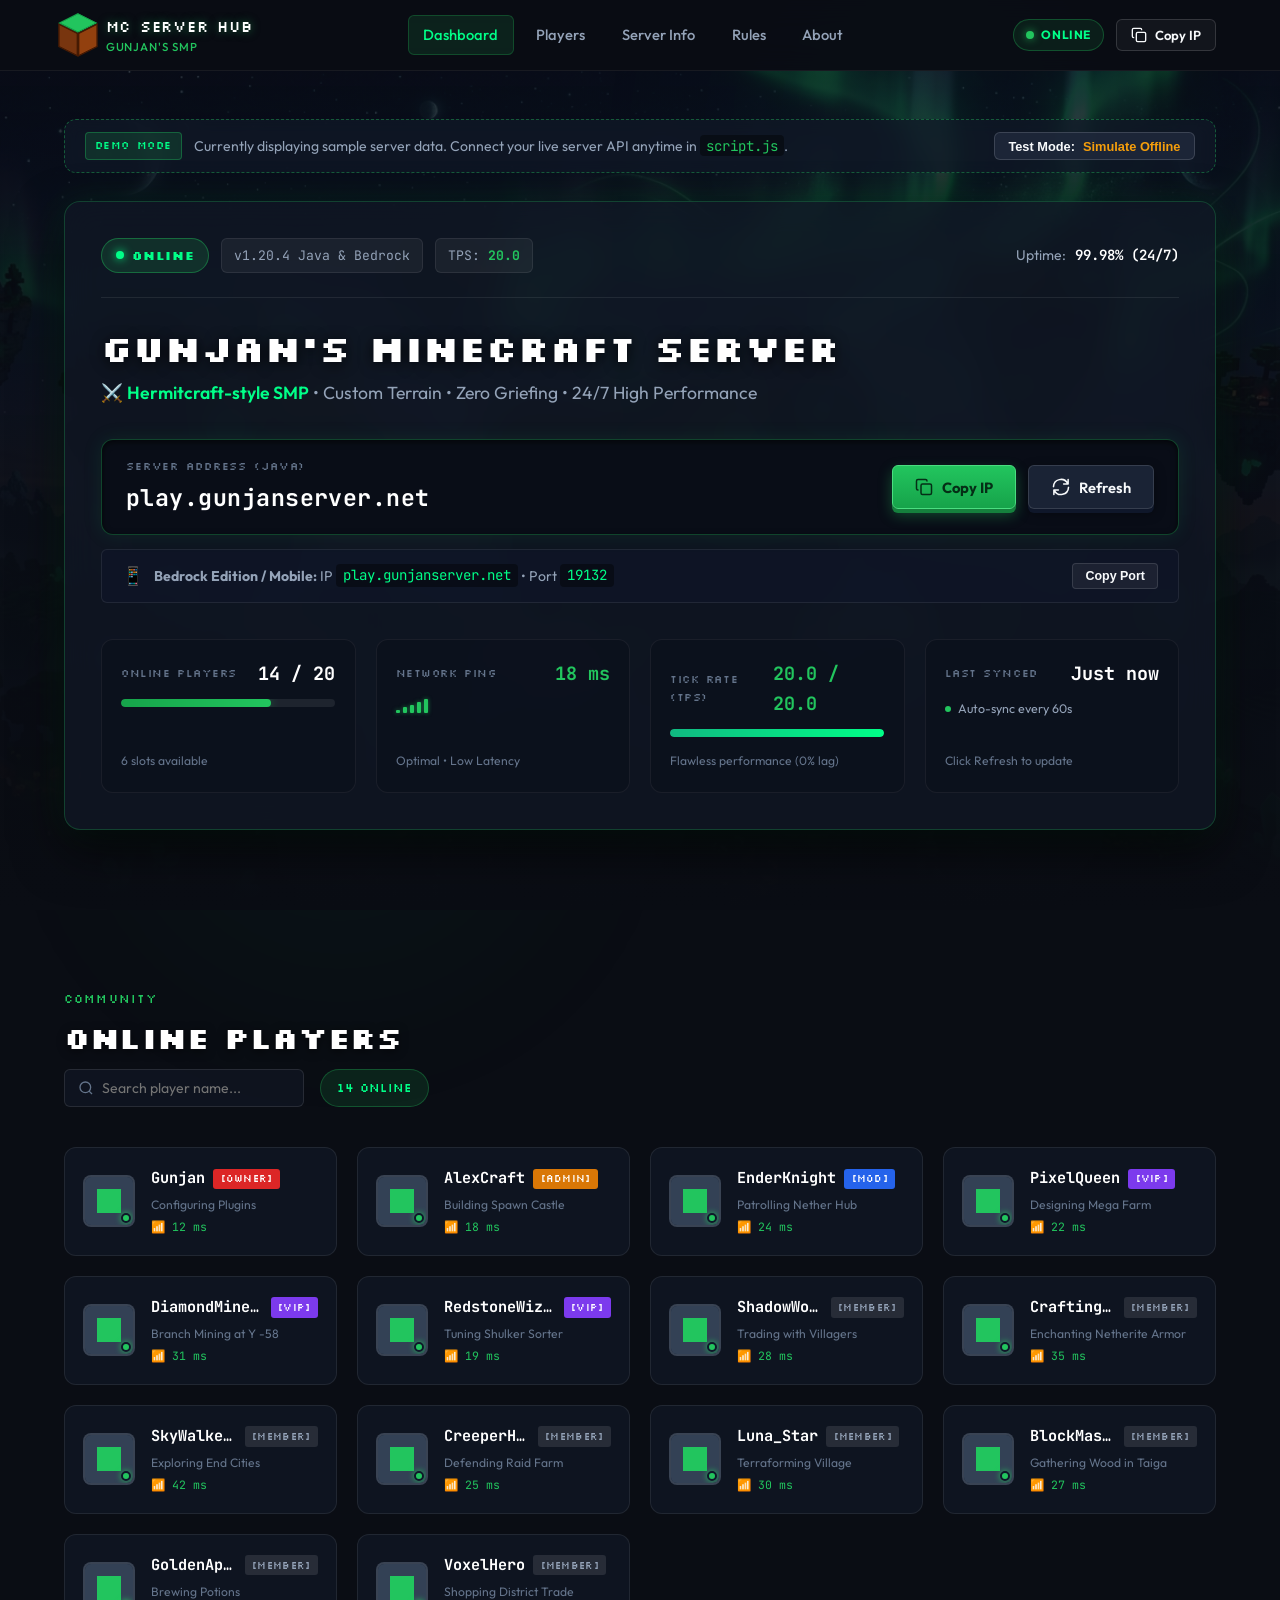
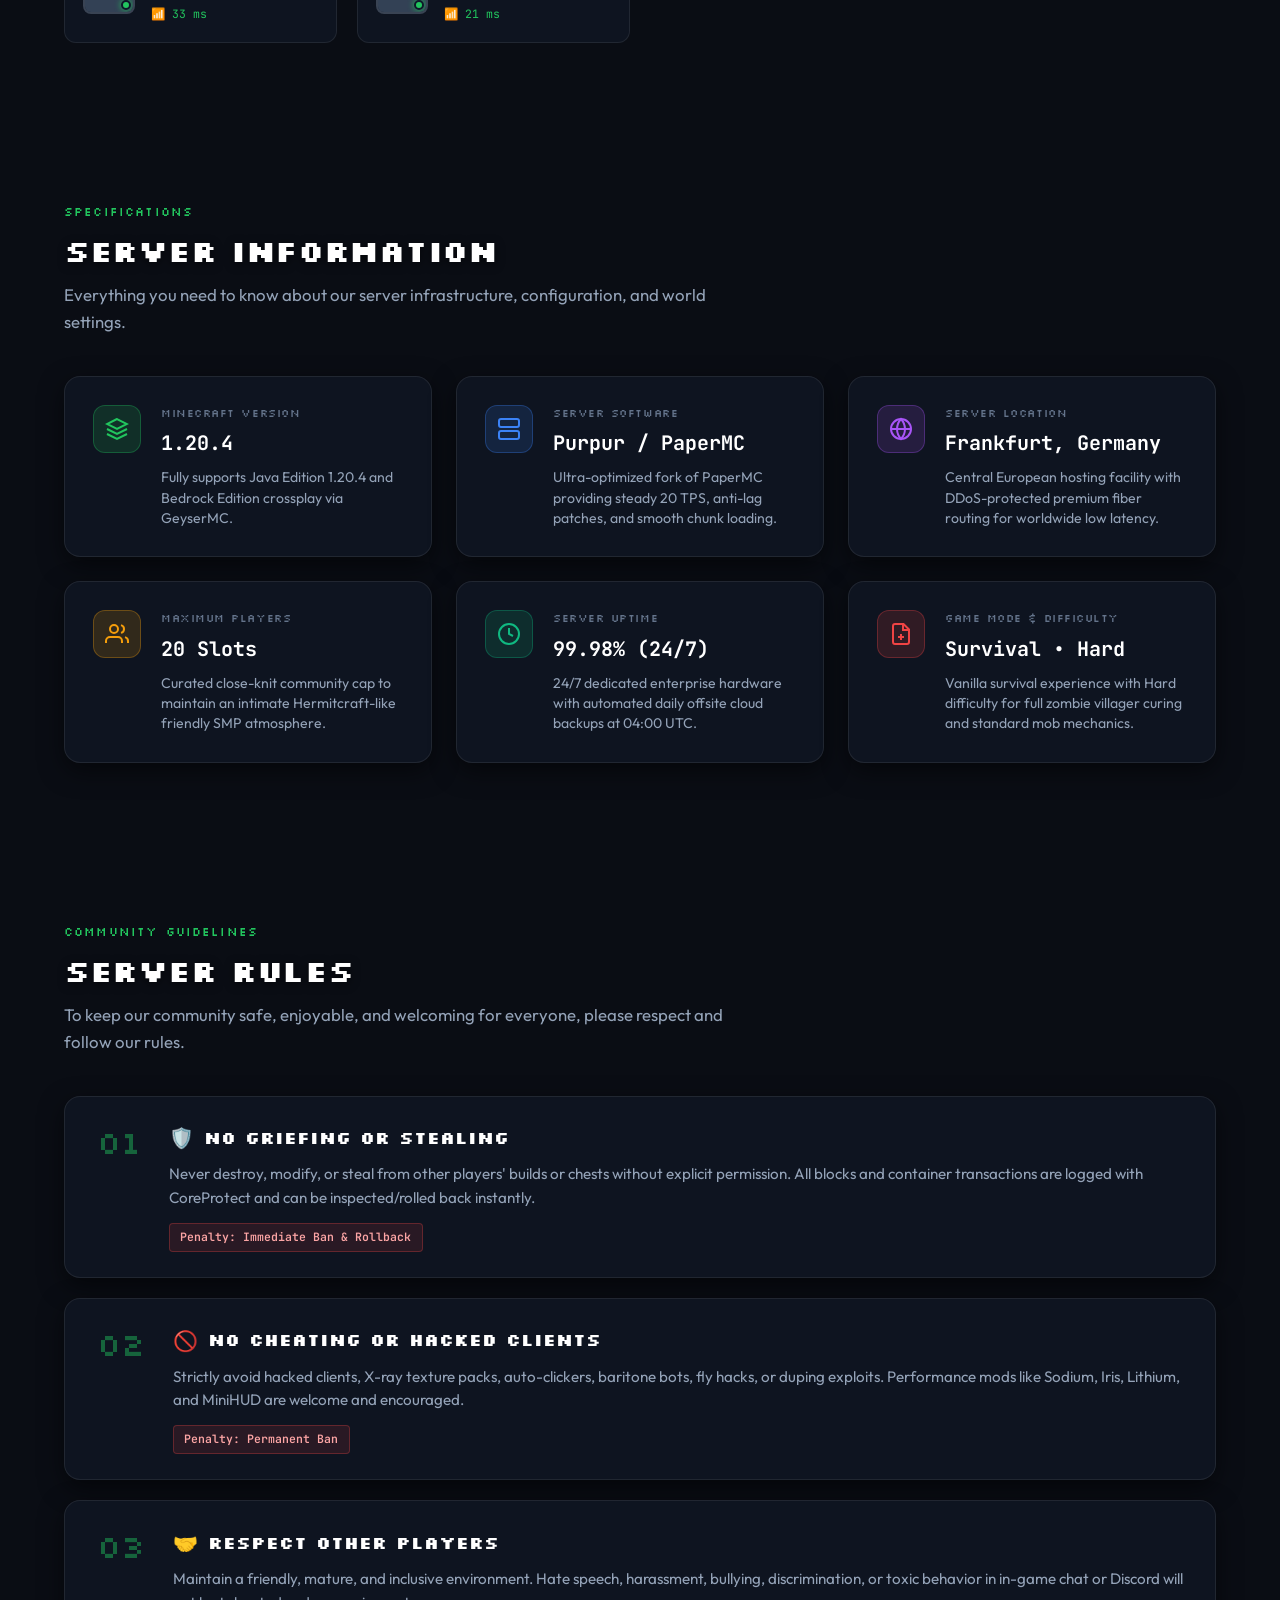
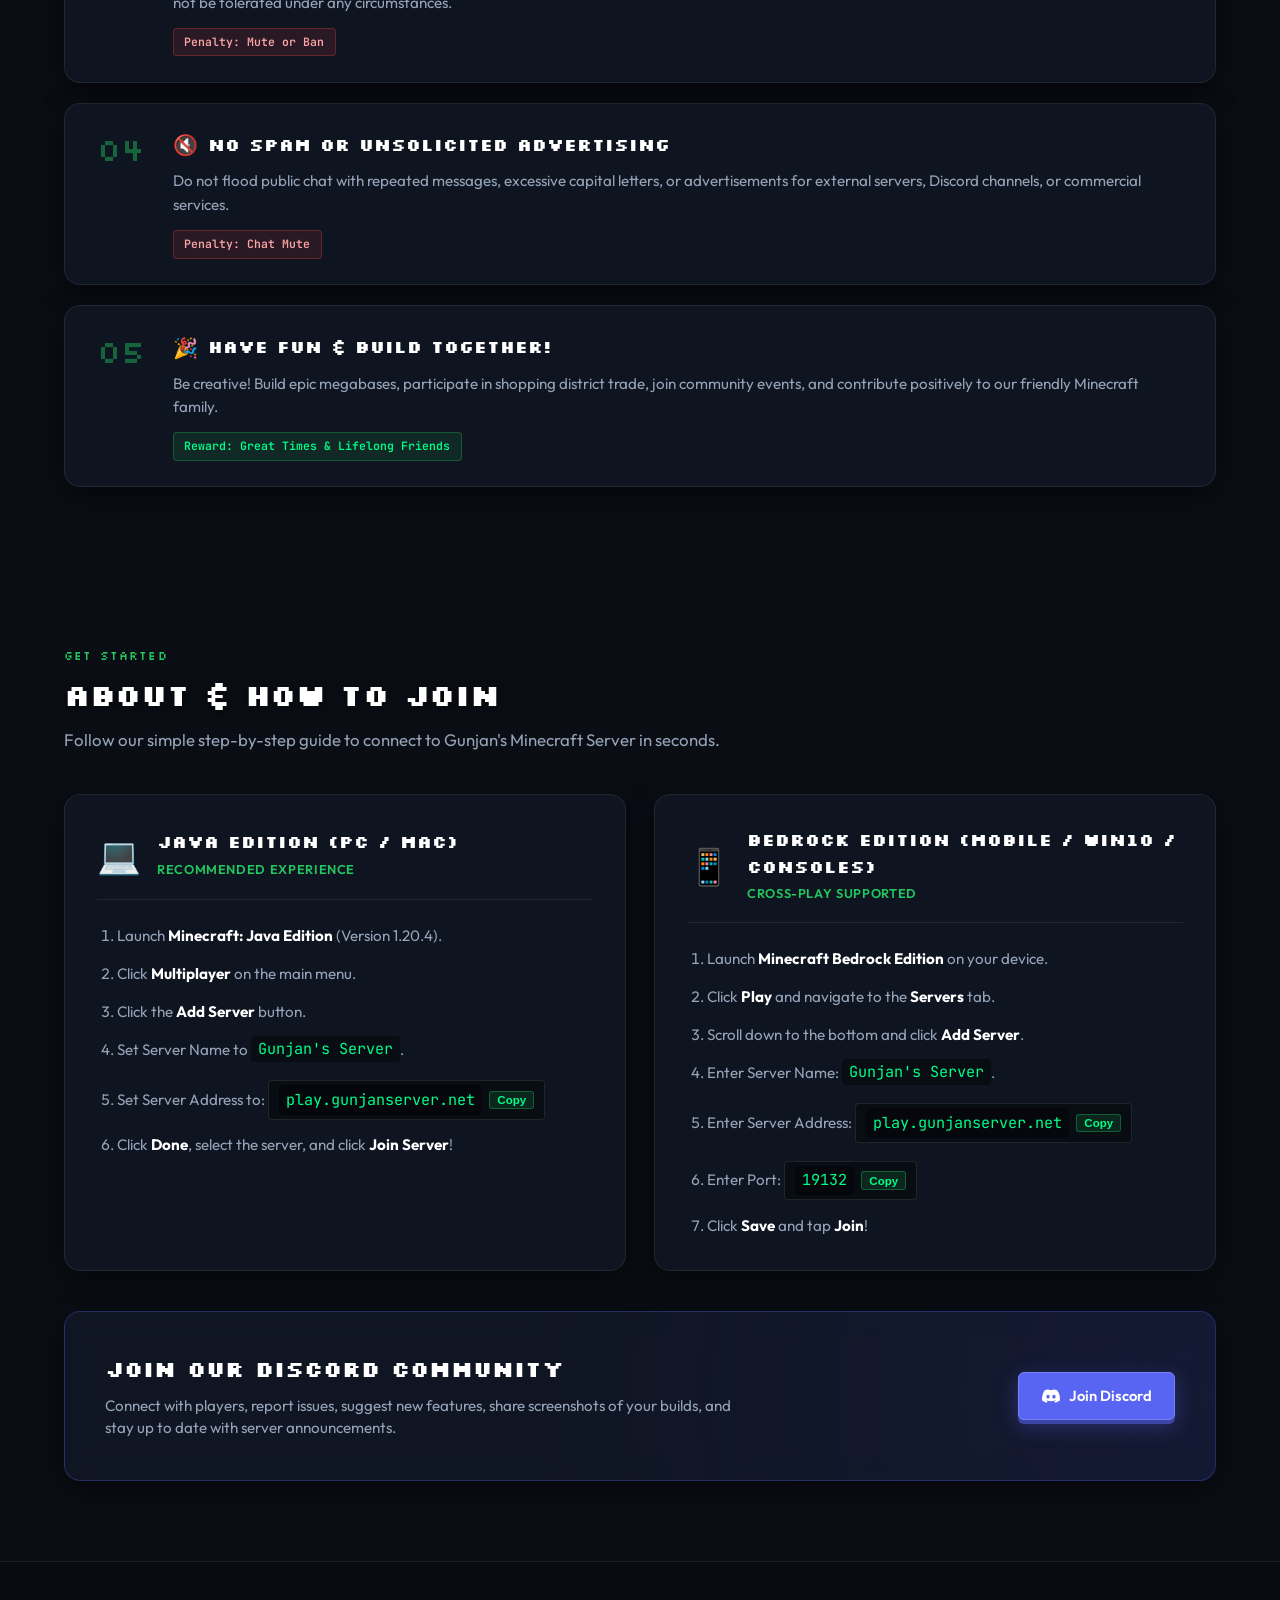
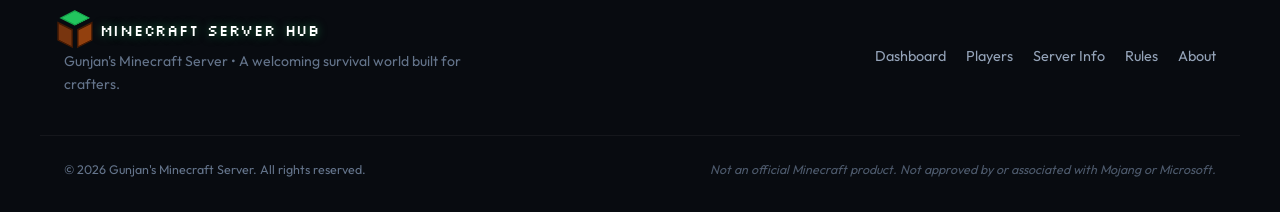
<file: minecraft/index.html>
<!DOCTYPE html>
<html lang="en">
<head>
  <meta charset="UTF-8">
  <meta name="viewport" content="width=device-width, initial-scale=1.0">
  <title>Gunjan's Minecraft Server — Minecraft Server Hub</title>
  <meta name="description" content="Official live dashboard for Gunjan's Minecraft Server. Check live server status, player counts, TPS, server rules, and join instructions.">
  <meta name="theme-color" content="#10b981">

  <!-- Favicon -->
  <link rel="icon" type="image/svg+xml" href="data:image/svg+xml,<svg xmlns='http://www.w3.org/2000/svg' viewBox='0 0 32 32'><rect width='32' height='32' rx='6' fill='%23121820'/><rect x='4' y='4' width='24' height='10' fill='%2322c55e'/><rect x='4' y='14' width='24' height='14' fill='%2378350f'/><rect x='8' y='10' width='4' height='8' fill='%2322c55e'/><rect x='20' y='10' width='4' height='8' fill='%2322c55e'/></svg>">

  <!-- Google Fonts: Silkscreen (Pixel Heading), Outfit (Body), JetBrains Mono (Specs & IP) -->
  <link rel="preconnect" href="https://fonts.googleapis.com">
  <link rel="preconnect" href="https://fonts.gstatic.com" crossorigin>
  <link href="https://fonts.googleapis.com/css2?family=JetBrains+Mono:wght@400;500;600;700&family=Outfit:wght@300;400;500;600;700;800&family=Silkscreen:wght@400;700&display=swap" rel="stylesheet">

  <!-- Stylesheet -->
  <link rel="stylesheet" href="style.css">
</head>
<body>

  <!-- Floating Ambient Particles Canvas -->
  <canvas id="particlesCanvas" class="particles-canvas" aria-hidden="true"></canvas>

  <!-- Ambient Glow Effects -->
  <div class="ambient-glow glow-top" aria-hidden="true"></div>
  <div class="ambient-glow glow-bottom" aria-hidden="true"></div>

  <!-- Header / Navigation -->
  <header class="site-header">
    <div class="container header-inner">
      <a href="#dashboard" class="brand-logo" aria-label="Minecraft Server Hub">
        <div class="cube-icon" aria-hidden="true">
          <div class="cube-face cube-top"></div>
          <div class="cube-face cube-left"></div>
          <div class="cube-face cube-right"></div>
        </div>
        <div class="brand-text">
          <span class="brand-title">MC SERVER HUB</span>
          <span class="brand-subtitle">Gunjan's SMP</span>
        </div>
      </a>

      <!-- Desktop Navigation -->
      <nav class="nav-links" id="navLinks">
        <a href="#dashboard" class="nav-item active">Dashboard</a>
        <a href="#players" class="nav-item">Players</a>
        <a href="#server-info" class="nav-item">Server Info</a>
        <a href="#rules" class="nav-item">Rules</a>
        <a href="#about" class="nav-item">About</a>
      </nav>

      <!-- Header Quick Actions -->
      <div class="header-actions">
        <div class="header-status-pill" id="headerStatusPill">
          <span class="pulse-indicator"></span>
          <span class="header-status-text">ONLINE</span>
        </div>
        <button class="btn btn-outline btn-sm copy-ip-quick" id="quickCopyBtn" title="Copy server IP">
          <svg class="icon" viewBox="0 0 24 24" fill="none" stroke="currentColor" stroke-width="2" stroke-linecap="round" stroke-linejoin="round"><rect width="14" height="14" x="8" y="8" rx="2" ry="2"/><path d="M4 16c-1.1 0-2-.9-2-2V4c0-1.1.9-2 2-2h10c1.1 0 2 .9 2 2"/></svg>
          <span class="btn-text">Copy IP</span>
        </button>
        <button class="menu-toggle" id="menuToggle" aria-label="Toggle navigation menu">
          <span></span><span></span><span></span>
        </button>
      </div>
    </div>
  </header>

  <main>
    <!-- HERO / DASHBOARD SECTION -->
    <section id="dashboard" class="section hero-section">
      <div class="hero-bg-container" aria-hidden="true">
        <img src="hero-bg.jpg" alt="Minecraft Voxel Landscape" class="hero-bg-image" id="heroBgImage">
        <div class="hero-overlay"></div>
      </div>

      <div class="container hero-content">
        <!-- Demo Banner Notification -->
        <div class="demo-banner" id="demoBanner">
          <div class="demo-banner-content">
            <span class="demo-badge">DEMO MODE</span>
            <span class="demo-message">Currently displaying sample server data. Connect your live server API anytime in <code>script.js</code>.</span>
          </div>
          <div class="demo-controls">
            <button class="btn-demo-toggle" id="simulateToggleBtn" title="Toggle between Online and Offline test states">
              <span class="toggle-label">Test Mode:</span>
              <span class="toggle-state" id="simulateToggleText">Simulate Offline</span>
            </button>
          </div>
        </div>

        <!-- Offline Alert Notice (Hidden by default, shown when server is offline) -->
        <div class="offline-banner" id="offlineAlertBanner" style="display: none;">
          <div class="offline-banner-icon">
            <svg viewBox="0 0 24 24" fill="none" stroke="currentColor" stroke-width="2"><circle cx="12" cy="12" r="10"/><line x1="12" y1="8" x2="12" y2="12"/><line x1="12" y1="16" x2="12.01" y2="16"/></svg>
          </div>
          <div class="offline-banner-text">
            <strong>Server is Currently Offline</strong>
            <p>Our server is down for scheduled maintenance or upgrades. Please check back shortly or visit our community Discord for live announcements.</p>
          </div>
        </div>

        <!-- Main Server Hero Card -->
        <div class="server-card glass-panel" id="mainServerCard">
          <div class="server-card-header">
            <div class="server-badge-group">
              <span class="status-badge status-online" id="statusBadge">
                <span class="status-dot"></span>
                <span id="statusText">ONLINE</span>
              </span>
              <span class="version-tag" id="versionTag">v1.20.4 Java & Bedrock</span>
              <span class="tps-tag" id="tpsTag">TPS: <strong id="tpsValue">20.0</strong></span>
            </div>
            <div class="server-uptime">
              <span class="uptime-label">Uptime:</span>
              <span class="uptime-value" id="uptimeValue">99.98% (24/7)</span>
            </div>
          </div>

          <div class="server-card-body">
            <h1 class="server-title" id="serverTitle">Gunjan's Minecraft Server</h1>
            <p class="server-motd" id="serverMotd">
              ⚔️ <span class="motd-highlight">Hermitcraft-style SMP</span> &bull; Custom Terrain &bull; Zero Griefing &bull; 24/7 High Performance
            </p>

            <!-- IP Address Box -->
            <div class="ip-container">
              <div class="ip-box" id="ipBox">
                <div class="ip-label-group">
                  <span class="ip-label">SERVER ADDRESS (JAVA)</span>
                  <span class="ip-text" id="serverIpText">play.gunjanserver.net</span>
                </div>
                <div class="ip-actions">
                  <button class="btn btn-primary" id="copyIpBtn" title="Copy server IP">
                    <svg class="btn-icon" viewBox="0 0 24 24" fill="none" stroke="currentColor" stroke-width="2" stroke-linecap="round" stroke-linejoin="round"><rect width="14" height="14" x="8" y="8" rx="2" ry="2"/><path d="M4 16c-1.1 0-2-.9-2-2V4c0-1.1.9-2 2-2h10c1.1 0 2 .9 2 2"/></svg>
                    <span id="copyBtnLabel">Copy IP</span>
                  </button>
                  <button class="btn btn-secondary" id="refreshBtn" title="Refresh live server status">
                    <svg class="btn-icon refresh-icon" id="refreshIcon" viewBox="0 0 24 24" fill="none" stroke="currentColor" stroke-width="2" stroke-linecap="round" stroke-linejoin="round"><path d="M21.5 2v6h-6M2.5 22v-6h6M2 11.5a10 10 0 0 1 18.8-4.3M22 12.5a10 10 0 0 1-18.8 4.2"/></svg>
                    <span>Refresh</span>
                  </button>
                </div>
              </div>

              <!-- Bedrock Support Info Pill -->
              <div class="bedrock-info-box">
                <div class="bedrock-info-text">
                  <span class="bedrock-icon">📱</span>
                  <span><strong>Bedrock Edition / Mobile:</strong> IP <code>play.gunjanserver.net</code> &bull; Port <code>19132</code></span>
                </div>
                <button class="btn-bedrock-copy" id="copyBedrockPortBtn" title="Copy Bedrock Port">Copy Port</button>
              </div>
            </div>

            <!-- Live Stats Row -->
            <div class="stats-grid">
              <!-- Players Count Stat -->
              <div class="stat-card">
                <div class="stat-header">
                  <span class="stat-title">ONLINE PLAYERS</span>
                  <span class="stat-badge" id="playerCountRatio">14 / 20</span>
                </div>
                <div class="stat-progress-bar">
                  <div class="stat-progress-fill" id="playerProgressFill" style="width: 70%;"></div>
                </div>
                <div class="stat-footer">
                  <span class="stat-subtext" id="slotsRemaining">6 slots available</span>
                </div>
              </div>

              <!-- Ping Stat -->
              <div class="stat-card">
                <div class="stat-header">
                  <span class="stat-title">NETWORK PING</span>
                  <span class="stat-badge stat-badge-green" id="pingValue">18 ms</span>
                </div>
                <div class="signal-bars" aria-label="Signal strength: Optimal">
                  <span class="bar active"></span>
                  <span class="bar active"></span>
                  <span class="bar active"></span>
                  <span class="bar active"></span>
                  <span class="bar active"></span>
                </div>
                <div class="stat-footer">
                  <span class="stat-subtext">Optimal &bull; Low Latency</span>
                </div>
              </div>

              <!-- TPS Stat -->
              <div class="stat-card">
                <div class="stat-header">
                  <span class="stat-title">TICK RATE (TPS)</span>
                  <span class="stat-badge stat-badge-green" id="tpsStatValue">20.0 / 20.0</span>
                </div>
                <div class="stat-progress-bar">
                  <div class="stat-progress-fill stat-tps-fill" id="tpsProgressFill" style="width: 100%;"></div>
                </div>
                <div class="stat-footer">
                  <span class="stat-subtext" id="tpsSubtext">Flawless performance (0% lag)</span>
                </div>
              </div>

              <!-- Last Updated Stat -->
              <div class="stat-card">
                <div class="stat-header">
                  <span class="stat-title">LAST SYNCED</span>
                  <span class="stat-badge" id="lastUpdatedTime">Just now</span>
                </div>
                <div class="sync-indicator">
                  <span class="sync-dot"></span>
                  <span>Auto-sync every 60s</span>
                </div>
                <div class="stat-footer">
                  <span class="stat-subtext">Click Refresh to update</span>
                </div>
              </div>
            </div>

          </div>
        </div>
      </div>
    </section>

    <!-- ONLINE PLAYERS SECTION -->
    <section id="players" class="section">
      <div class="container">
        <div class="section-header">
          <div class="section-title-wrap">
            <span class="section-tag">COMMUNITY</span>
            <h2 class="section-title">Online Players</h2>
          </div>
          <div class="players-controls">
            <div class="search-input-wrap">
              <svg class="search-icon" viewBox="0 0 24 24" fill="none" stroke="currentColor" stroke-width="2"><circle cx="11" cy="11" r="8"/><line x1="21" y1="21" x2="16.65" y2="16.65"/></svg>
              <input type="text" id="playerSearchInput" placeholder="Search player name..." aria-label="Search online players">
            </div>
            <div class="players-count-badge" id="playersCountBadge">
              <span id="onlineCountNum">14</span> Online
            </div>
          </div>
        </div>

        <!-- Offline Server Message (Shown if server offline) -->
        <div class="players-offline-empty" id="playersOfflineState" style="display: none;">
          <div class="empty-icon">🔌</div>
          <h3>Player List Unavailable</h3>
          <p>The server is currently offline. No players can connect at this moment.</p>
        </div>

        <!-- Players Grid -->
        <div class="players-grid" id="playersGrid">
          <!-- Dynamically populated by script.js -->
        </div>

        <!-- Empty search results notice -->
        <div class="empty-state" id="playerSearchEmpty" style="display: none;">
          <p>No online players found matching "<span id="searchQueryText"></span>"</p>
        </div>
      </div>
    </section>

    <!-- SERVER INFORMATION SECTION -->
    <section id="server-info" class="section">
      <div class="container">
        <div class="section-header">
          <div class="section-title-wrap">
            <span class="section-tag">SPECIFICATIONS</span>
            <h2 class="section-title">Server Information</h2>
          </div>
          <p class="section-desc">Everything you need to know about our server infrastructure, configuration, and world settings.</p>
        </div>

        <div class="info-grid">
          <!-- Version Card -->
          <div class="info-card glass-panel">
            <div class="info-card-icon icon-emerald">
              <svg viewBox="0 0 24 24" fill="none" stroke="currentColor" stroke-width="2"><polygon points="12 2 2 7 12 12 22 7 12 2"/><polyline points="2 17 12 22 22 17"/><polyline points="2 12 12 17 22 12"/></svg>
            </div>
            <div class="info-card-content">
              <span class="info-card-label">Minecraft Version</span>
              <h3 class="info-card-value" id="infoVersion">1.20.4</h3>
              <p class="info-card-desc">Fully supports Java Edition 1.20.4 and Bedrock Edition crossplay via GeyserMC.</p>
            </div>
          </div>

          <!-- Server Software Card -->
          <div class="info-card glass-panel">
            <div class="info-card-icon icon-blue">
              <svg viewBox="0 0 24 24" fill="none" stroke="currentColor" stroke-width="2"><rect width="20" height="8" x="2" y="2" rx="2" ry="2"/><rect width="20" height="8" x="2" y="14" rx="2" ry="2"/><line x1="6" y1="6" x2="6.01" y2="6"/><line x1="6" y1="18" x2="6.01" y2="18"/></svg>
            </div>
            <div class="info-card-content">
              <span class="info-card-label">Server Software</span>
              <h3 class="info-card-value" id="infoSoftware">Purpur / PaperMC</h3>
              <p class="info-card-desc">Ultra-optimized fork of PaperMC providing steady 20 TPS, anti-lag patches, and smooth chunk loading.</p>
            </div>
          </div>

          <!-- Location Card -->
          <div class="info-card glass-panel">
            <div class="info-card-icon icon-purple">
              <svg viewBox="0 0 24 24" fill="none" stroke="currentColor" stroke-width="2"><circle cx="12" cy="12" r="10"/><line x1="2" y1="12" x2="22" y2="12"/><path d="M12 2a15.3 15.3 0 0 1 4 10 15.3 15.3 0 0 1-4 10 15.3 15.3 0 0 1-4-10 15.3 15.3 0 0 1 4-10z"/></svg>
            </div>
            <div class="info-card-content">
              <span class="info-card-label">Server Location</span>
              <h3 class="info-card-value" id="infoLocation">Frankfurt, Germany</h3>
              <p class="info-card-desc">Central European hosting facility with DDoS-protected premium fiber routing for worldwide low latency.</p>
            </div>
          </div>

          <!-- Max Players Card -->
          <div class="info-card glass-panel">
            <div class="info-card-icon icon-yellow">
              <svg viewBox="0 0 24 24" fill="none" stroke="currentColor" stroke-width="2"><path d="M17 21v-2a4 4 0 0 0-4-4H5a4 4 0 0 0-4 4v2"/><circle cx="9" cy="7" r="4"/><path d="M23 21v-2a4 4 0 0 0-3-3.87"/><path d="M16 3.13a4 4 0 0 1 0 7.75"/></svg>
            </div>
            <div class="info-card-content">
              <span class="info-card-label">Maximum Players</span>
              <h3 class="info-card-value" id="infoMaxPlayers">20 Slots</h3>
              <p class="info-card-desc">Curated close-knit community cap to maintain an intimate Hermitcraft-like friendly SMP atmosphere.</p>
            </div>
          </div>

          <!-- Uptime Card -->
          <div class="info-card glass-panel">
            <div class="info-card-icon icon-green">
              <svg viewBox="0 0 24 24" fill="none" stroke="currentColor" stroke-width="2"><circle cx="12" cy="12" r="10"/><polyline points="12 6 12 12 16 14"/></svg>
            </div>
            <div class="info-card-content">
              <span class="info-card-label">Server Uptime</span>
              <h3 class="info-card-value" id="infoUptime">99.98%</h3>
              <p class="info-card-desc">24/7 dedicated enterprise hardware with automated daily offsite cloud backups at 04:00 UTC.</p>
            </div>
          </div>

          <!-- Difficulty & Game Mode Card -->
          <div class="info-card glass-panel">
            <div class="info-card-icon icon-red">
              <svg viewBox="0 0 24 24" fill="none" stroke="currentColor" stroke-width="2"><path d="M14.5 2H6a2 2 0 0 0-2 2v16a2 2 0 0 0 2 2h12a2 2 0 0 0 2-2V7.5L14.5 2z"/><polyline points="14 2 14 8 20 8"/><line x1="12" y1="18" x2="12" y2="12"/><line x1="9" y1="15" x2="15" y2="15"/></svg>
            </div>
            <div class="info-card-content">
              <span class="info-card-label">Game Mode & Difficulty</span>
              <h3 class="info-card-value">Survival &bull; Hard</h3>
              <p class="info-card-desc">Vanilla survival experience with Hard difficulty for full zombie villager curing and standard mob mechanics.</p>
            </div>
          </div>
        </div>
      </div>
    </section>

    <!-- SERVER RULES SECTION -->
    <section id="rules" class="section">
      <div class="container">
        <div class="section-header">
          <div class="section-title-wrap">
            <span class="section-tag">COMMUNITY GUIDELINES</span>
            <h2 class="section-title">Server Rules</h2>
          </div>
          <p class="section-desc">To keep our community safe, enjoyable, and welcoming for everyone, please respect and follow our rules.</p>
        </div>

        <div class="rules-container">
          <!-- Rule 1 -->
          <div class="rule-card glass-panel">
            <div class="rule-number">01</div>
            <div class="rule-body">
              <div class="rule-title-group">
                <span class="rule-icon">🛡️</span>
                <h3 class="rule-title">No Griefing or Stealing</h3>
              </div>
              <p class="rule-desc">Never destroy, modify, or steal from other players' builds or chests without explicit permission. All blocks and container transactions are logged with CoreProtect and can be inspected/rolled back instantly.</p>
              <div class="rule-badge rule-penalty">Penalty: Immediate Ban & Rollback</div>
            </div>
          </div>

          <!-- Rule 2 -->
          <div class="rule-card glass-panel">
            <div class="rule-number">02</div>
            <div class="rule-body">
              <div class="rule-title-group">
                <span class="rule-icon">🚫</span>
                <h3 class="rule-title">No Cheating or Hacked Clients</h3>
              </div>
              <p class="rule-desc">Strictly avoid hacked clients, X-ray texture packs, auto-clickers, baritone bots, fly hacks, or duping exploits. Performance mods like Sodium, Iris, Lithium, and MiniHUD are welcome and encouraged.</p>
              <div class="rule-badge rule-penalty">Penalty: Permanent Ban</div>
            </div>
          </div>

          <!-- Rule 3 -->
          <div class="rule-card glass-panel">
            <div class="rule-number">03</div>
            <div class="rule-body">
              <div class="rule-title-group">
                <span class="rule-icon">🤝</span>
                <h3 class="rule-title">Respect Other Players</h3>
              </div>
              <p class="rule-desc">Maintain a friendly, mature, and inclusive environment. Hate speech, harassment, bullying, discrimination, or toxic behavior in in-game chat or Discord will not be tolerated under any circumstances.</p>
              <div class="rule-badge rule-penalty">Penalty: Mute or Ban</div>
            </div>
          </div>

          <!-- Rule 4 -->
          <div class="rule-card glass-panel">
            <div class="rule-number">04</div>
            <div class="rule-body">
              <div class="rule-title-group">
                <span class="rule-icon">🔇</span>
                <h3 class="rule-title">No Spam or Unsolicited Advertising</h3>
              </div>
              <p class="rule-desc">Do not flood public chat with repeated messages, excessive capital letters, or advertisements for external servers, Discord channels, or commercial services.</p>
              <div class="rule-badge rule-penalty">Penalty: Chat Mute</div>
            </div>
          </div>

          <!-- Rule 5 -->
          <div class="rule-card glass-panel">
            <div class="rule-number">05</div>
            <div class="rule-body">
              <div class="rule-title-group">
                <span class="rule-icon">🎉</span>
                <h3 class="rule-title">Have Fun & Build Together!</h3>
              </div>
              <p class="rule-desc">Be creative! Build epic megabases, participate in shopping district trade, join community events, and contribute positively to our friendly Minecraft family.</p>
              <div class="rule-badge rule-reward">Reward: Great Times & Lifelong Friends</div>
            </div>
          </div>
        </div>
      </div>
    </section>

    <!-- ABOUT & HOW TO JOIN SECTION -->
    <section id="about" class="section">
      <div class="container">
        <div class="section-header">
          <div class="section-title-wrap">
            <span class="section-tag">GET STARTED</span>
            <h2 class="section-title">About & How to Join</h2>
          </div>
          <p class="section-desc">Follow our simple step-by-step guide to connect to Gunjan's Minecraft Server in seconds.</p>
        </div>

        <div class="about-grid">
          <!-- How to Join (Java Edition) -->
          <div class="join-card glass-panel">
            <div class="join-card-header">
              <div class="platform-icon">💻</div>
              <div>
                <h3 class="join-platform-title">Java Edition (PC / Mac)</h3>
                <span class="join-platform-sub">Recommended Experience</span>
              </div>
            </div>
            <ol class="join-steps">
              <li>Launch <strong>Minecraft: Java Edition</strong> (Version 1.20.4).</li>
              <li>Click <strong>Multiplayer</strong> on the main menu.</li>
              <li>Click the <strong>Add Server</strong> button.</li>
              <li>Set Server Name to <code>Gunjan's Server</code>.</li>
              <li>Set Server Address to:
                <div class="inline-copy-ip">
                  <code id="inlineJavaIp">play.gunjanserver.net</code>
                  <button class="btn-copy-tiny" data-copy="play.gunjanserver.net" title="Copy address">Copy</button>
                </div>
              </li>
              <li>Click <strong>Done</strong>, select the server, and click <strong>Join Server</strong>!</li>
            </ol>
          </div>

          <!-- How to Join (Bedrock / Mobile / Console) -->
          <div class="join-card glass-panel">
            <div class="join-card-header">
              <div class="platform-icon">📱</div>
              <div>
                <h3 class="join-platform-title">Bedrock Edition (Mobile / Win10 / Consoles)</h3>
                <span class="join-platform-sub">Cross-play Supported</span>
              </div>
            </div>
            <ol class="join-steps">
              <li>Launch <strong>Minecraft Bedrock Edition</strong> on your device.</li>
              <li>Click <strong>Play</strong> and navigate to the <strong>Servers</strong> tab.</li>
              <li>Scroll down to the bottom and click <strong>Add Server</strong>.</li>
              <li>Enter Server Name: <code>Gunjan's Server</code>.</li>
              <li>Enter Server Address:
                <div class="inline-copy-ip">
                  <code>play.gunjanserver.net</code>
                  <button class="btn-copy-tiny" data-copy="play.gunjanserver.net" title="Copy address">Copy</button>
                </div>
              </li>
              <li>Enter Port:
                <div class="inline-copy-ip">
                  <code>19132</code>
                  <button class="btn-copy-tiny" data-copy="19132" title="Copy port">Copy</button>
                </div>
              </li>
              <li>Click <strong>Save</strong> and tap <strong>Join</strong>!</li>
            </ol>
          </div>
        </div>

        <!-- Community Call to Action Card -->
        <div class="community-banner glass-panel">
          <div class="community-banner-content">
            <h3 class="community-title">Join Our Discord Community</h3>
            <p class="community-desc">Connect with players, report issues, suggest new features, share screenshots of your builds, and stay up to date with server announcements.</p>
          </div>
          <div class="community-actions">
            <a href="https://discord.com" target="_blank" rel="noopener noreferrer" class="btn btn-discord">
              <svg class="btn-icon" viewBox="0 0 24 24" fill="currentColor"><path d="M20.317 4.37a19.791 19.791 0 0 0-4.885-1.515.074.074 0 0 0-.079.037c-.21.375-.444.864-.608 1.25a18.27 18.27 0 0 0-5.487 0 12.64 12.64 0 0 0-.617-1.25.077.077 0 0 0-.079-.037A19.736 19.736 0 0 0 3.677 4.37a.07.07 0 0 0-.032.027C.533 9.046-.32 13.58.099 18.057a.082.082 0 0 0 .031.057 19.9 19.9 0 0 0 5.993 3.03.078.078 0 0 0 .084-.028 14.09 14.09 0 0 0 1.226-1.994.076.076 0 0 0-.041-.106 13.107 13.107 0 0 1-1.872-.892.077.077 0 0 1-.008-.128 10.2 10.2 0 0 0 .372-.292.074.074 0 0 1 .077-.01c3.929 1.793 8.18 1.793 12.061 0a.074.074 0 0 1 .078.01c.12.098.246.198.373.292a.077.077 0 0 1-.006.127 12.299 12.299 0 0 1-1.873.894.077.077 0 0 0-.041.107c.36.698.772 1.362 1.225 1.993a.076.076 0 0 0 .084.028 19.839 19.839 0 0 0 6.002-3.03.077.077 0 0 0 .032-.054c.5-5.177-.838-9.674-3.549-13.66a.061.061 0 0 0-.031-.028zM8.02 15.33c-1.183 0-2.157-1.085-2.157-2.419 0-1.333.956-2.419 2.157-2.419 1.21 0 2.176 1.096 2.157 2.42 0 1.333-.956 2.418-2.157 2.418zm7.975 0c-1.183 0-2.157-1.085-2.157-2.419 0-1.333.955-2.419 2.157-2.419 1.21 0 2.176 1.096 2.157 2.42 0 1.333-.946 2.418-2.157 2.418z"/></svg>
              <span>Join Discord</span>
            </a>
          </div>
        </div>
      </div>
    </section>
  </main>

  <!-- FOOTER -->
  <footer class="site-footer">
    <div class="container footer-inner">
      <div class="footer-brand">
        <div class="brand-logo footer-logo">
          <div class="cube-icon cube-sm" aria-hidden="true">
            <div class="cube-face cube-top"></div>
            <div class="cube-face cube-left"></div>
            <div class="cube-face cube-right"></div>
          </div>
          <span class="brand-title">MINECRAFT SERVER HUB</span>
        </div>
        <p class="footer-tagline">Gunjan's Minecraft Server &bull; A welcoming survival world built for crafters.</p>
      </div>

      <div class="footer-nav">
        <a href="#dashboard">Dashboard</a>
        <a href="#players">Players</a>
        <a href="#server-info">Server Info</a>
        <a href="#rules">Rules</a>
        <a href="#about">About</a>
      </div>
    </div>
    <div class="container footer-disclaimer">
      <p>&copy; <span id="currentYear">2026</span> Gunjan's Minecraft Server. All rights reserved.</p>
      <p class="mojang-disclaimer">Not an official Minecraft product. Not approved by or associated with Mojang or Microsoft.</p>
    </div>
  </footer>

  <!-- Toast Notification Container -->
  <div class="toast-container" id="toastContainer" aria-live="polite"></div>

  <!-- Scripts -->
  <script src="script.js"></script>
</body>
</html>
</file>
<file: minecraft/style.css>
/* ==========================================================================
   MINECRAFT SERVER HUB — Modern Responsive Dashboard Stylesheet
   Theme: Dark Minecraft-inspired with Emerald Green Accents & Glassmorphism
   Author: Gunjan
   ========================================================================== */

/* --- CSS Variables & Design Tokens --- */
:root {
  /* Color Palette */
  --bg-main: #0a0d14;
  --bg-surface: #101520;
  --bg-card: rgba(17, 24, 38, 0.72);
  --bg-card-hover: rgba(23, 33, 52, 0.85);
  --bg-card-border: rgba(255, 255, 255, 0.08);

  /* Minecraft Emerald & Green Accents */
  --accent-green: #22c55e;
  --accent-emerald: #10b981;
  --accent-neon: #00ff88;
  --accent-dark-green: #15803d;
  --accent-glow: rgba(34, 197, 94, 0.25);
  --accent-border: rgba(34, 197, 94, 0.35);

  /* Functional Status Colors */
  --status-online: #22c55e;
  --status-offline: #ef4444;
  --status-warning: #f59e0b;
  --status-info: #3b82f6;

  /* Typography */
  --text-primary: #f8fafc;
  --text-secondary: #94a3b8;
  --text-muted: #64748b;
  --text-green: #4ade80;

  /* Font Families */
  --font-pixel: 'Silkscreen', monospace;
  --font-main: 'Outfit', -apple-system, BlinkMacSystemFont, 'Segoe UI', Roboto, sans-serif;
  --font-mono: 'JetBrains Mono', monospace;

  /* Elevations & Shadows */
  --shadow-sm: 0 2px 8px rgba(0, 0, 0, 0.4);
  --shadow-md: 0 8px 24px rgba(0, 0, 0, 0.5);
  --shadow-lg: 0 16px 40px rgba(0, 0, 0, 0.6);
  --shadow-glow: 0 0 30px rgba(34, 197, 94, 0.2);

  /* Transitions */
  --transition-fast: 0.15s ease;
  --transition-normal: 0.25s cubic-bezier(0.4, 0, 0.2, 1);
  --transition-slow: 0.4s ease;

  /* Spacing & Radii */
  --radius-sm: 6px;
  --radius-md: 12px;
  --radius-lg: 16px;
  --radius-xl: 24px;
}

/* --- Global Reset & Base Styles --- */
*, *::before, *::after {
  box-sizing: border-box;
  margin: 0;
  padding: 0;
}

html {
  scroll-behavior: smooth;
  color-scheme: dark;
}

body {
  font-family: var(--font-main);
  background-color: var(--bg-main);
  color: var(--text-primary);
  line-height: 1.6;
  min-height: 100vh;
  position: relative;
  overflow-x: hidden;
  -webkit-font-smoothing: antialiased;
}

/* Custom Scrollbar */
::-webkit-scrollbar {
  width: 10px;
}
::-webkit-scrollbar-track {
  background: var(--bg-main);
}
::-webkit-scrollbar-thumb {
  background: #1e293b;
  border-radius: 5px;
  border: 2px solid var(--bg-main);
}
::-webkit-scrollbar-thumb:hover {
  background: var(--accent-emerald);
}

/* --- Container Utility --- */
.container {
  width: 100%;
  max-width: 1200px;
  margin-left: auto;
  margin-right: auto;
  padding-left: 1.5rem;
  padding-right: 1.5rem;
}

/* --- Canvas & Ambient Backgrounds --- */
.particles-canvas {
  position: fixed;
  top: 0;
  left: 0;
  width: 100%;
  height: 100%;
  pointer-events: none;
  z-index: 1;
}

.ambient-glow {
  position: fixed;
  border-radius: 50%;
  filter: blur(120px);
  pointer-events: none;
  z-index: 0;
  opacity: 0.45;
}

.glow-top {
  top: -100px;
  right: 10%;
  width: 450px;
  height: 450px;
  background: radial-gradient(circle, rgba(16, 185, 129, 0.28) 0%, transparent 70%);
}

.glow-bottom {
  bottom: -150px;
  left: 5%;
  width: 550px;
  height: 550px;
  background: radial-gradient(circle, rgba(34, 197, 94, 0.18) 0%, transparent 70%);
}

/* --- Glassmorphism Card Utility --- */
.glass-panel {
  background: var(--bg-card);
  backdrop-filter: blur(16px);
  -webkit-backdrop-filter: blur(16px);
  border: 1px solid var(--bg-card-border);
  border-radius: var(--radius-lg);
  box-shadow: var(--shadow-md);
  transition: transform var(--transition-normal), border-color var(--transition-normal), box-shadow var(--transition-normal);
}

.glass-panel:hover {
  border-color: rgba(34, 197, 94, 0.3);
  box-shadow: var(--shadow-lg), var(--shadow-glow);
}

/* --- SITE HEADER & NAVIGATION --- */
.site-header {
  position: sticky;
  top: 0;
  width: 100%;
  z-index: 100;
  background: rgba(10, 13, 20, 0.82);
  backdrop-filter: blur(14px);
  -webkit-backdrop-filter: blur(14px);
  border-bottom: 1px solid rgba(255, 255, 255, 0.06);
  padding: 0.85rem 0;
}

.header-inner {
  display: flex;
  align-items: center;
  justify-content: space-between;
  gap: 1.5rem;
}

/* 3D Isometric Voxel Cube Logo */
.brand-logo {
  display: flex;
  align-items: center;
  gap: 0.85rem;
  text-decoration: none;
  color: var(--text-primary);
  group-hover: filter brightness(1.2);
}

.cube-icon {
  position: relative;
  width: 28px;
  height: 28px;
  transform-style: preserve-3d;
  transform: rotateX(-30deg) rotateY(45deg);
  transition: transform 0.4s ease;
}

.brand-logo:hover .cube-icon {
  transform: rotateX(-30deg) rotateY(225deg);
}

.cube-sm {
  width: 22px;
  height: 22px;
}

.cube-face {
  position: absolute;
  width: 100%;
  height: 100%;
}

.cube-top {
  background: #22c55e;
  border: 2px solid #16a34a;
  transform: rotateX(90deg) translateZ(14px);
}

.cube-left {
  background: #78350f;
  border: 2px solid #451a03;
  transform: rotateY(-90deg) translateZ(14px);
}

.cube-right {
  background: #92400e;
  border: 2px solid #451a03;
  transform: translateZ(14px);
}

.brand-text {
  display: flex;
  flex-direction: column;
}

.brand-title {
  font-family: var(--font-pixel);
  font-size: 0.95rem;
  letter-spacing: 0.05em;
  color: #ffffff;
  text-shadow: 0 0 10px rgba(34, 197, 94, 0.5);
}

.brand-subtitle {
  font-size: 0.72rem;
  font-weight: 500;
  color: var(--accent-green);
  text-transform: uppercase;
  letter-spacing: 0.08em;
}

/* Nav Links */
.nav-links {
  display: flex;
  align-items: center;
  gap: 0.5rem;
}

.nav-item {
  color: var(--text-secondary);
  text-decoration: none;
  font-size: 0.92rem;
  font-weight: 500;
  padding: 0.45rem 0.9rem;
  border-radius: var(--radius-sm);
  transition: all var(--transition-fast);
}

.nav-item:hover {
  color: var(--text-primary);
  background: rgba(255, 255, 255, 0.05);
}

.nav-item.active {
  color: var(--accent-neon);
  background: rgba(34, 197, 94, 0.12);
  border: 1px solid rgba(34, 197, 94, 0.25);
}

/* Header Actions */
.header-actions {
  display: flex;
  align-items: center;
  gap: 0.75rem;
}

.header-status-pill {
  display: inline-flex;
  align-items: center;
  gap: 0.45rem;
  padding: 0.35rem 0.75rem;
  background: rgba(34, 197, 94, 0.1);
  border: 1px solid rgba(34, 197, 94, 0.3);
  border-radius: 9999px;
  font-size: 0.75rem;
  font-weight: 700;
  letter-spacing: 0.05em;
  color: var(--accent-neon);
}

.header-status-pill.offline {
  background: rgba(239, 68, 68, 0.1);
  border-color: rgba(239, 68, 68, 0.3);
  color: #fca5a5;
}

.header-status-pill.offline .pulse-indicator {
  background-color: var(--status-offline);
  box-shadow: 0 0 8px rgba(239, 68, 68, 0.7);
}

.pulse-indicator {
  width: 8px;
  height: 8px;
  border-radius: 50%;
  background-color: var(--accent-green);
  box-shadow: 0 0 8px rgba(34, 197, 94, 0.8);
  animation: pulse 1.8s infinite;
}

@keyframes pulse {
  0% { transform: scale(0.95); opacity: 0.8; }
  50% { transform: scale(1.2); opacity: 1; }
  100% { transform: scale(0.95); opacity: 0.8; }
}

/* Mobile Menu Toggle Button */
.menu-toggle {
  display: none;
  flex-direction: column;
  justify-content: space-between;
  width: 32px;
  height: 24px;
  background: transparent;
  border: none;
  cursor: pointer;
  padding: 2px;
  z-index: 101;
}

.menu-toggle span {
  display: block;
  height: 3px;
  width: 100%;
  background-color: var(--text-primary);
  border-radius: 2px;
  transition: transform 0.3s ease, opacity 0.3s ease;
}

.menu-toggle.open span:nth-child(1) {
  transform: translateY(7px) rotate(45deg);
}
.menu-toggle.open span:nth-child(2) {
  opacity: 0;
}
.menu-toggle.open span:nth-child(3) {
  transform: translateY(-7px) rotate(-45deg);
}

/* --- BUTTON STYLES & PIXEL TOUCHES --- */
.btn {
  display: inline-flex;
  align-items: center;
  justify-content: center;
  gap: 0.55rem;
  font-family: var(--font-main);
  font-size: 0.92rem;
  font-weight: 600;
  padding: 0.7rem 1.4rem;
  border-radius: var(--radius-sm);
  border: none;
  cursor: pointer;
  text-decoration: none;
  transition: all var(--transition-fast);
  position: relative;
  user-select: none;
}

/* Minecraft-inspired Tactile 3D Buttons */
.btn-primary {
  background: linear-gradient(180deg, #22c55e 0%, #16a34a 100%);
  color: #052e16;
  border: 1px solid #4ade80;
  box-shadow: 0 4px 0 #15803d, 0 6px 14px rgba(34, 197, 94, 0.35);
  font-weight: 700;
}

.btn-primary:hover {
  background: linear-gradient(180deg, #4ade80 0%, #22c55e 100%);
  transform: translateY(-1px);
  box-shadow: 0 5px 0 #15803d, 0 8px 20px rgba(34, 197, 94, 0.45);
}

.btn-primary:active {
  transform: translateY(3px);
  box-shadow: 0 1px 0 #15803d, 0 2px 6px rgba(34, 197, 94, 0.3);
}

.btn-secondary {
  background: rgba(30, 41, 59, 0.85);
  color: var(--text-primary);
  border: 1px solid rgba(255, 255, 255, 0.12);
  box-shadow: 0 4px 0 #0f172a, 0 4px 12px rgba(0, 0, 0, 0.4);
}

.btn-secondary:hover {
  background: rgba(51, 65, 85, 0.9);
  border-color: var(--accent-green);
  color: #ffffff;
  transform: translateY(-1px);
  box-shadow: 0 5px 0 #0f172a, 0 6px 16px rgba(0, 0, 0, 0.5);
}

.btn-secondary:active {
  transform: translateY(3px);
  box-shadow: 0 1px 0 #0f172a;
}

.btn-outline {
  background: rgba(255, 255, 255, 0.04);
  color: var(--text-primary);
  border: 1px solid rgba(255, 255, 255, 0.14);
}

.btn-outline:hover {
  background: rgba(34, 197, 94, 0.1);
  border-color: var(--accent-green);
  color: var(--accent-neon);
}

.btn-sm {
  padding: 0.42rem 0.85rem;
  font-size: 0.82rem;
}

.btn-discord {
  background: #5865f2;
  color: #ffffff;
  font-weight: 600;
  border: 1px solid #7983f5;
  box-shadow: 0 4px 0 #3c45a5, 0 6px 20px rgba(88, 101, 242, 0.35);
}

.btn-discord:hover {
  background: #4752c4;
  transform: translateY(-1px);
  box-shadow: 0 5px 0 #3c45a5, 0 8px 24px rgba(88, 101, 242, 0.45);
}

.btn-discord:active {
  transform: translateY(3px);
  box-shadow: 0 1px 0 #3c45a5;
}

.btn-icon {
  width: 18px;
  height: 18px;
}

.icon {
  width: 16px;
  height: 16px;
}

/* Refresh Animation */
.refresh-icon.spinning {
  animation: spin 0.8s linear infinite;
}

@keyframes spin {
  from { transform: rotate(0deg); }
  to { transform: rotate(360deg); }
}

/* --- SECTION SHARED STYLES --- */
.section {
  padding: 5rem 0;
  position: relative;
  z-index: 10;
}

.section-header {
  margin-bottom: 2.5rem;
}

.section-title-wrap {
  display: flex;
  flex-direction: column;
  gap: 0.35rem;
  margin-bottom: 0.5rem;
}

.section-tag {
  font-family: var(--font-pixel);
  font-size: 0.72rem;
  color: var(--accent-green);
  letter-spacing: 0.1em;
  text-transform: uppercase;
}

.section-title {
  font-family: var(--font-pixel);
  font-size: 1.85rem;
  color: #ffffff;
  letter-spacing: -0.01em;
  text-shadow: 0 2px 10px rgba(0, 0, 0, 0.6);
}

.section-desc {
  color: var(--text-secondary);
  font-size: 1.05rem;
  max-width: 680px;
}

/* --- HERO SECTION --- */
.hero-section {
  padding-top: 3rem;
  padding-bottom: 5rem;
  position: relative;
}

.hero-bg-container {
  position: absolute;
  top: 0;
  left: 0;
  width: 100%;
  height: 100%;
  overflow: hidden;
  z-index: -1;
  pointer-events: none;
}

.hero-bg-image {
  width: 100%;
  height: 100%;
  object-fit: cover;
  opacity: 0.32;
  filter: saturate(1.2) contrast(1.1);
  transform: scale(1.02);
  transition: transform 12s ease-out;
}

.hero-overlay {
  position: absolute;
  top: 0;
  left: 0;
  width: 100%;
  height: 100%;
  background: linear-gradient(180deg, rgba(10, 13, 20, 0.4) 0%, rgba(10, 13, 20, 0.85) 60%, var(--bg-main) 100%);
}

.hero-content {
  display: flex;
  flex-direction: column;
  gap: 1.75rem;
}

/* Demo Notice Banner */
.demo-banner {
  display: flex;
  align-items: center;
  justify-content: space-between;
  flex-wrap: wrap;
  gap: 1rem;
  padding: 0.75rem 1.25rem;
  background: rgba(16, 24, 39, 0.75);
  backdrop-filter: blur(8px);
  border: 1px dashed rgba(34, 197, 94, 0.4);
  border-radius: var(--radius-md);
  font-size: 0.88rem;
}

.demo-banner-content {
  display: flex;
  align-items: center;
  gap: 0.75rem;
  flex-wrap: wrap;
}

.demo-badge {
  font-family: var(--font-pixel);
  font-size: 0.68rem;
  padding: 0.25rem 0.55rem;
  background: rgba(34, 197, 94, 0.15);
  color: var(--accent-neon);
  border: 1px solid rgba(34, 197, 94, 0.35);
  border-radius: 4px;
  letter-spacing: 0.05em;
}

.demo-message {
  color: var(--text-secondary);
}

.demo-message code {
  font-family: var(--font-mono);
  color: var(--accent-green);
  background: rgba(0, 0, 0, 0.4);
  padding: 0.1rem 0.4rem;
  border-radius: 4px;
}

.btn-demo-toggle {
  display: inline-flex;
  align-items: center;
  gap: 0.5rem;
  background: rgba(30, 41, 59, 0.9);
  color: var(--text-primary);
  border: 1px solid rgba(255, 255, 255, 0.14);
  padding: 0.35rem 0.85rem;
  border-radius: var(--radius-sm);
  font-size: 0.8rem;
  font-weight: 600;
  cursor: pointer;
  transition: all var(--transition-fast);
}

.btn-demo-toggle:hover {
  background: rgba(51, 65, 85, 0.95);
  border-color: var(--accent-green);
}

.toggle-state {
  color: var(--status-warning);
  font-weight: 700;
}

/* Offline Banner */
.offline-banner {
  display: flex;
  align-items: flex-start;
  gap: 1rem;
  padding: 1.25rem;
  background: rgba(127, 29, 29, 0.35);
  border: 1px solid rgba(239, 68, 68, 0.5);
  border-radius: var(--radius-md);
  color: #fecaca;
  animation: fadeIn 0.3s ease-out;
}

.offline-banner-icon {
  width: 28px;
  height: 28px;
  flex-shrink: 0;
  color: #ef4444;
}

.offline-banner-text strong {
  display: block;
  font-size: 1.05rem;
  color: #ffffff;
  margin-bottom: 0.25rem;
}

.offline-banner-text p {
  font-size: 0.92rem;
  color: #fca5a5;
  line-height: 1.45;
}

/* Main Server Hero Card */
.server-card {
  padding: 2.25rem;
  border: 1px solid rgba(34, 197, 94, 0.25);
  box-shadow: 0 20px 50px rgba(0, 0, 0, 0.65), 0 0 35px rgba(34, 197, 94, 0.12);
}

.server-card-header {
  display: flex;
  align-items: center;
  justify-content: space-between;
  flex-wrap: wrap;
  gap: 1rem;
  padding-bottom: 1.5rem;
  border-bottom: 1px solid rgba(255, 255, 255, 0.08);
  margin-bottom: 1.75rem;
}

.server-badge-group {
  display: flex;
  align-items: center;
  flex-wrap: wrap;
  gap: 0.75rem;
}

.status-badge {
  display: inline-flex;
  align-items: center;
  gap: 0.5rem;
  font-family: var(--font-pixel);
  font-size: 0.78rem;
  padding: 0.4rem 0.85rem;
  border-radius: 9999px;
  font-weight: 700;
  letter-spacing: 0.05em;
}

.status-online {
  background: rgba(34, 197, 94, 0.15);
  border: 1px solid rgba(34, 197, 94, 0.4);
  color: var(--accent-neon);
}

.status-online .status-dot {
  width: 8px;
  height: 8px;
  border-radius: 50%;
  background-color: var(--accent-neon);
  box-shadow: 0 0 10px var(--accent-neon);
  animation: pulse 1.8s infinite;
}

.status-offline {
  background: rgba(239, 68, 68, 0.15);
  border: 1px solid rgba(239, 68, 68, 0.4);
  color: #fca5a5;
}

.status-offline .status-dot {
  width: 8px;
  height: 8px;
  border-radius: 50%;
  background-color: var(--status-offline);
  box-shadow: 0 0 8px var(--status-offline);
}

.version-tag, .tps-tag {
  font-family: var(--font-mono);
  font-size: 0.82rem;
  padding: 0.35rem 0.75rem;
  background: rgba(255, 255, 255, 0.05);
  border: 1px solid rgba(255, 255, 255, 0.08);
  border-radius: var(--radius-sm);
  color: var(--text-secondary);
}

.tps-tag strong {
  color: var(--accent-green);
}

.server-uptime {
  font-size: 0.88rem;
  color: var(--text-secondary);
}

.uptime-value {
  font-family: var(--font-mono);
  font-weight: 600;
  color: #ffffff;
  margin-left: 0.35rem;
}

/* Server Title & MOTD */
.server-title {
  font-family: var(--font-pixel);
  font-size: 2.25rem;
  line-height: 1.25;
  color: #ffffff;
  margin-bottom: 0.6rem;
  text-shadow: 0 2px 14px rgba(0, 0, 0, 0.8);
}

.server-motd {
  font-size: 1.1rem;
  color: var(--text-secondary);
  margin-bottom: 2rem;
  line-height: 1.5;
}

.motd-highlight {
  color: var(--accent-neon);
  font-weight: 600;
}

/* IP Box Container */
.ip-container {
  display: flex;
  flex-direction: column;
  gap: 0.85rem;
  margin-bottom: 2.25rem;
}

.ip-box {
  display: flex;
  align-items: center;
  justify-content: space-between;
  flex-wrap: wrap;
  gap: 1.25rem;
  background: rgba(10, 14, 23, 0.92);
  border: 1px solid rgba(34, 197, 94, 0.3);
  border-radius: var(--radius-md);
  padding: 1.15rem 1.5rem;
  box-shadow: inset 0 2px 6px rgba(0, 0, 0, 0.6), 0 0 20px rgba(34, 197, 94, 0.1);
}

.ip-label-group {
  display: flex;
  flex-direction: column;
  gap: 0.2rem;
}

.ip-label {
  font-family: var(--font-pixel);
  font-size: 0.68rem;
  color: var(--text-muted);
  letter-spacing: 0.08em;
}

.ip-text {
  font-family: var(--font-mono);
  font-size: 1.45rem;
  font-weight: 700;
  color: #ffffff;
  letter-spacing: 0.02em;
  user-select: all;
}

.ip-actions {
  display: flex;
  align-items: center;
  gap: 0.75rem;
}

/* Bedrock Info Box */
.bedrock-info-box {
  display: flex;
  align-items: center;
  justify-content: space-between;
  flex-wrap: wrap;
  gap: 0.75rem;
  background: rgba(15, 23, 42, 0.55);
  border: 1px solid rgba(255, 255, 255, 0.08);
  border-radius: var(--radius-sm);
  padding: 0.75rem 1.25rem;
  font-size: 0.88rem;
  color: var(--text-secondary);
}

.bedrock-info-text {
  display: flex;
  align-items: center;
  gap: 0.6rem;
}

.bedrock-icon {
  font-size: 1.1rem;
}

.bedrock-info-box code {
  font-family: var(--font-mono);
  color: var(--accent-neon);
  background: rgba(0, 0, 0, 0.4);
  padding: 0.15rem 0.45rem;
  border-radius: 4px;
}

.btn-bedrock-copy {
  background: rgba(255, 255, 255, 0.06);
  border: 1px solid rgba(255, 255, 255, 0.12);
  color: var(--text-primary);
  padding: 0.3rem 0.75rem;
  border-radius: 4px;
  font-size: 0.78rem;
  font-weight: 600;
  cursor: pointer;
  transition: all var(--transition-fast);
}

.btn-bedrock-copy:hover {
  background: rgba(34, 197, 94, 0.15);
  border-color: var(--accent-green);
  color: var(--accent-neon);
}

/* Live Stats Grid */
.stats-grid {
  display: grid;
  grid-template-columns: repeat(4, 1fr);
  gap: 1.25rem;
}

.stat-card {
  background: rgba(12, 17, 28, 0.7);
  border: 1px solid rgba(255, 255, 255, 0.06);
  border-radius: var(--radius-md);
  padding: 1.2rem;
  display: flex;
  flex-direction: column;
  gap: 0.65rem;
  transition: border-color var(--transition-fast), transform var(--transition-fast);
}

.stat-card:hover {
  border-color: rgba(34, 197, 94, 0.3);
  transform: translateY(-2px);
}

.stat-header {
  display: flex;
  align-items: center;
  justify-content: space-between;
}

.stat-title {
  font-family: var(--font-pixel);
  font-size: 0.68rem;
  color: var(--text-muted);
  letter-spacing: 0.05em;
}

.stat-badge {
  font-family: var(--font-mono);
  font-size: 1.15rem;
  font-weight: 700;
  color: #ffffff;
}

.stat-badge-green {
  color: var(--accent-green);
}

/* Progress Bars */
.stat-progress-bar {
  width: 100%;
  height: 8px;
  background: rgba(255, 255, 255, 0.08);
  border-radius: 9999px;
  overflow: hidden;
  position: relative;
}

.stat-progress-fill {
  height: 100%;
  background: linear-gradient(90deg, #16a34a, #22c55e);
  border-radius: 9999px;
  transition: width 0.6s cubic-bezier(0.4, 0, 0.2, 1);
  box-shadow: 0 0 10px rgba(34, 197, 94, 0.4);
}

.stat-tps-fill {
  background: linear-gradient(90deg, #10b981, #00ff88);
}

/* Signal Bars */
.signal-bars {
  display: flex;
  align-items: flex-end;
  gap: 3px;
  height: 14px;
}

.signal-bars .bar {
  width: 4px;
  background: rgba(255, 255, 255, 0.15);
  border-radius: 1px;
}

.signal-bars .bar:nth-child(1) { height: 20%; }
.signal-bars .bar:nth-child(2) { height: 40%; }
.signal-bars .bar:nth-child(3) { height: 60%; }
.signal-bars .bar:nth-child(4) { height: 80%; }
.signal-bars .bar:nth-child(5) { height: 100%; }

.signal-bars .bar.active {
  background: var(--accent-green);
  box-shadow: 0 0 4px rgba(34, 197, 94, 0.6);
}

/* Sync Indicator */
.sync-indicator {
  display: flex;
  align-items: center;
  gap: 0.45rem;
  font-size: 0.78rem;
  color: var(--text-secondary);
}

.sync-dot {
  width: 6px;
  height: 6px;
  background: var(--accent-green);
  border-radius: 50%;
}

.stat-footer {
  margin-top: auto;
}

.stat-subtext {
  font-size: 0.76rem;
  color: var(--text-muted);
}

/* --- PLAYERS SECTION --- */
.players-controls {
  display: flex;
  align-items: center;
  gap: 1rem;
  flex-wrap: wrap;
}

.search-input-wrap {
  position: relative;
  display: flex;
  align-items: center;
}

.search-icon {
  position: absolute;
  left: 0.9rem;
  width: 16px;
  height: 16px;
  color: var(--text-muted);
  pointer-events: none;
}

#playerSearchInput {
  background: rgba(16, 22, 34, 0.85);
  border: 1px solid rgba(255, 255, 255, 0.1);
  border-radius: var(--radius-sm);
  color: #ffffff;
  padding: 0.55rem 1rem 0.55rem 2.3rem;
  font-family: var(--font-main);
  font-size: 0.88rem;
  outline: none;
  width: 240px;
  transition: all var(--transition-fast);
}

#playerSearchInput:focus {
  border-color: var(--accent-green);
  box-shadow: 0 0 12px rgba(34, 197, 94, 0.25);
  width: 280px;
}

.players-count-badge {
  font-family: var(--font-pixel);
  font-size: 0.78rem;
  padding: 0.5rem 1rem;
  background: rgba(34, 197, 94, 0.12);
  border: 1px solid rgba(34, 197, 94, 0.3);
  border-radius: 9999px;
  color: var(--accent-neon);
}

.players-grid {
  display: grid;
  grid-template-columns: repeat(auto-fill, minmax(260px, 1fr));
  gap: 1.25rem;
}

.player-card {
  background: var(--bg-card);
  border: 1px solid var(--bg-card-border);
  border-radius: var(--radius-md);
  padding: 1.15rem;
  display: flex;
  align-items: center;
  gap: 1rem;
  transition: transform var(--transition-fast), border-color var(--transition-fast), box-shadow var(--transition-fast);
}

.player-card:hover {
  transform: translateY(-3px);
  border-color: rgba(34, 197, 94, 0.4);
  box-shadow: var(--shadow-md), 0 0 18px rgba(34, 197, 94, 0.15);
}

.player-avatar-wrap {
  position: relative;
  width: 52px;
  height: 52px;
  border-radius: 8px;
  overflow: hidden;
  background: #1e293b;
  border: 2px solid rgba(255, 255, 255, 0.12);
  flex-shrink: 0;
}

.player-avatar {
  width: 100%;
  height: 100%;
  object-fit: cover;
  image-rendering: pixelated;
}

.player-online-dot {
  position: absolute;
  bottom: 2px;
  right: 2px;
  width: 10px;
  height: 10px;
  border-radius: 50%;
  background: var(--accent-green);
  border: 2px solid #0f172a;
  box-shadow: 0 0 6px var(--accent-green);
}

.player-info {
  display: flex;
  flex-direction: column;
  gap: 0.25rem;
  min-width: 0;
  flex: 1;
}

.player-name-row {
  display: flex;
  align-items: center;
  gap: 0.5rem;
}

.player-name {
  font-family: var(--font-mono);
  font-size: 0.95rem;
  font-weight: 700;
  color: #ffffff;
  white-space: nowrap;
  overflow: hidden;
  text-overflow: ellipsis;
}

.player-rank {
  font-family: var(--font-pixel);
  font-size: 0.6rem;
  padding: 0.15rem 0.45rem;
  border-radius: 3px;
  letter-spacing: 0.03em;
}

.rank-owner {
  background: #dc2626;
  color: #ffffff;
}

.rank-admin {
  background: #d97706;
  color: #ffffff;
}

.rank-mod {
  background: #2563eb;
  color: #ffffff;
}

.rank-vip {
  background: #7c3aed;
  color: #ffffff;
}

.rank-member {
  background: rgba(255, 255, 255, 0.1);
  color: var(--text-secondary);
}

.player-activity {
  font-size: 0.76rem;
  color: var(--text-muted);
  white-space: nowrap;
  overflow: hidden;
  text-overflow: ellipsis;
}

.player-ping {
  font-family: var(--font-mono);
  font-size: 0.72rem;
  color: var(--accent-green);
}

/* Offline state message in Players Section */
.players-offline-empty {
  text-align: center;
  padding: 4rem 2rem;
  background: rgba(20, 26, 40, 0.5);
  border: 1px dashed rgba(255, 255, 255, 0.12);
  border-radius: var(--radius-lg);
}

.empty-icon {
  font-size: 3rem;
  margin-bottom: 1rem;
}

.players-offline-empty h3 {
  font-family: var(--font-pixel);
  font-size: 1.25rem;
  color: #fca5a5;
  margin-bottom: 0.5rem;
}

.players-offline-empty p {
  color: var(--text-secondary);
}

.empty-state {
  text-align: center;
  padding: 2.5rem;
  color: var(--text-muted);
}

/* --- SERVER INFORMATION SECTION --- */
.info-grid {
  display: grid;
  grid-template-columns: repeat(auto-fit, minmax(320px, 1fr));
  gap: 1.5rem;
}

.info-card {
  padding: 1.75rem;
  display: flex;
  align-items: flex-start;
  gap: 1.25rem;
}

.info-card-icon {
  width: 48px;
  height: 48px;
  border-radius: var(--radius-md);
  display: flex;
  align-items: center;
  justify-content: center;
  flex-shrink: 0;
}

.info-card-icon svg {
  width: 24px;
  height: 24px;
}

.icon-emerald { background: rgba(34, 197, 94, 0.15); color: #22c55e; border: 1px solid rgba(34, 197, 94, 0.3); }
.icon-blue    { background: rgba(59, 130, 246, 0.15); color: #3b82f6; border: 1px solid rgba(59, 130, 246, 0.3); }
.icon-purple  { background: rgba(168, 85, 247, 0.15); color: #a855f7; border: 1px solid rgba(168, 85, 247, 0.3); }
.icon-yellow  { background: rgba(245, 158, 11, 0.15); color: #f59e0b; border: 1px solid rgba(245, 158, 11, 0.3); }
.icon-green   { background: rgba(16, 185, 129, 0.15); color: #10b981; border: 1px solid rgba(16, 185, 129, 0.3); }
.icon-red     { background: rgba(239, 68, 68, 0.15);  color: #ef4444; border: 1px solid rgba(239, 68, 68, 0.3); }

.info-card-content {
  display: flex;
  flex-direction: column;
  gap: 0.3rem;
}

.info-card-label {
  font-family: var(--font-pixel);
  font-size: 0.68rem;
  color: var(--text-muted);
  letter-spacing: 0.05em;
  text-transform: uppercase;
}

.info-card-value {
  font-family: var(--font-mono);
  font-size: 1.25rem;
  font-weight: 700;
  color: #ffffff;
}

.info-card-desc {
  font-size: 0.88rem;
  color: var(--text-secondary);
  line-height: 1.45;
  margin-top: 0.2rem;
}

/* --- SERVER RULES SECTION --- */
.rules-container {
  display: flex;
  flex-direction: column;
  gap: 1.25rem;
}

.rule-card {
  display: flex;
  align-items: flex-start;
  gap: 1.75rem;
  padding: 1.6rem 2rem;
}

.rule-number {
  font-family: var(--font-pixel);
  font-size: 2rem;
  color: var(--accent-green);
  opacity: 0.45;
  line-height: 1;
  flex-shrink: 0;
  padding-top: 0.2rem;
}

.rule-card:hover .rule-number {
  opacity: 0.9;
  text-shadow: 0 0 14px rgba(34, 197, 94, 0.6);
}

.rule-body {
  display: flex;
  flex-direction: column;
  gap: 0.5rem;
  flex: 1;
}

.rule-title-group {
  display: flex;
  align-items: center;
  gap: 0.65rem;
}

.rule-icon {
  font-size: 1.25rem;
}

.rule-title {
  font-family: var(--font-pixel);
  font-size: 1.05rem;
  color: #ffffff;
}

.rule-desc {
  font-size: 0.95rem;
  color: var(--text-secondary);
  line-height: 1.55;
}

.rule-badge {
  align-self: flex-start;
  font-family: var(--font-mono);
  font-size: 0.72rem;
  font-weight: 600;
  padding: 0.25rem 0.65rem;
  border-radius: 4px;
  margin-top: 0.35rem;
}

.rule-penalty {
  background: rgba(239, 68, 68, 0.12);
  color: #fca5a5;
  border: 1px solid rgba(239, 68, 68, 0.3);
}

.rule-reward {
  background: rgba(34, 197, 94, 0.12);
  color: var(--accent-neon);
  border: 1px solid rgba(34, 197, 94, 0.3);
}

/* --- ABOUT & HOW TO JOIN SECTION --- */
.about-grid {
  display: grid;
  grid-template-columns: repeat(auto-fit, minmax(340px, 1fr));
  gap: 1.75rem;
  margin-bottom: 2.5rem;
}

.join-card {
  padding: 2rem;
}

.join-card-header {
  display: flex;
  align-items: center;
  gap: 1rem;
  margin-bottom: 1.5rem;
  padding-bottom: 1rem;
  border-bottom: 1px solid rgba(255, 255, 255, 0.08);
}

.platform-icon {
  font-size: 2.2rem;
}

.join-platform-title {
  font-family: var(--font-pixel);
  font-size: 1.05rem;
  color: #ffffff;
}

.join-platform-sub {
  font-size: 0.8rem;
  color: var(--accent-green);
  text-transform: uppercase;
  letter-spacing: 0.05em;
  font-weight: 600;
}

.join-steps {
  padding-left: 1.25rem;
  display: flex;
  flex-direction: column;
  gap: 0.85rem;
  font-size: 0.95rem;
  color: var(--text-secondary);
}

.join-steps strong {
  color: #ffffff;
}

.join-steps code {
  font-family: var(--font-mono);
  color: var(--accent-neon);
  background: rgba(0, 0, 0, 0.4);
  padding: 0.15rem 0.45rem;
  border-radius: 4px;
}

.inline-copy-ip {
  display: inline-flex;
  align-items: center;
  gap: 0.45rem;
  margin-top: 0.3rem;
  background: rgba(0, 0, 0, 0.4);
  padding: 0.25rem 0.6rem;
  border-radius: 4px;
  border: 1px solid rgba(255, 255, 255, 0.1);
}

.btn-copy-tiny {
  background: rgba(34, 197, 94, 0.15);
  border: 1px solid rgba(34, 197, 94, 0.35);
  color: var(--accent-neon);
  font-size: 0.72rem;
  font-weight: 700;
  padding: 0.15rem 0.45rem;
  border-radius: 3px;
  cursor: pointer;
  transition: all var(--transition-fast);
}

.btn-copy-tiny:hover {
  background: var(--accent-green);
  color: #052e16;
}

/* Community Call To Action Banner */
.community-banner {
  padding: 2.5rem;
  display: flex;
  align-items: center;
  justify-content: space-between;
  flex-wrap: wrap;
  gap: 1.5rem;
  border: 1px solid rgba(88, 101, 242, 0.3);
  background: radial-gradient(circle at 100% 50%, rgba(88, 101, 242, 0.15), rgba(17, 24, 38, 0.8) 60%);
}

.community-banner-content {
  max-width: 650px;
}

.community-title {
  font-family: var(--font-pixel);
  font-size: 1.35rem;
  color: #ffffff;
  margin-bottom: 0.5rem;
}

.community-desc {
  color: var(--text-secondary);
  font-size: 0.95rem;
  line-height: 1.5;
}

/* --- FOOTER --- */
.site-footer {
  border-top: 1px solid rgba(255, 255, 255, 0.08);
  padding: 3.5rem 0 2rem;
  background: #080b10;
  position: relative;
  z-index: 10;
}

.footer-inner {
  display: flex;
  align-items: center;
  justify-content: space-between;
  flex-wrap: wrap;
  gap: 2rem;
  margin-bottom: 2.5rem;
}

.footer-brand {
  max-width: 400px;
}

.footer-tagline {
  font-size: 0.88rem;
  color: var(--text-muted);
  margin-top: 0.5rem;
}

.footer-nav {
  display: flex;
  align-items: center;
  gap: 1.25rem;
  flex-wrap: wrap;
}

.footer-nav a {
  color: var(--text-secondary);
  text-decoration: none;
  font-size: 0.9rem;
  transition: color var(--transition-fast);
}

.footer-nav a:hover {
  color: var(--accent-neon);
}

.footer-disclaimer {
  border-top: 1px solid rgba(255, 255, 255, 0.05);
  padding-top: 1.5rem;
  display: flex;
  align-items: center;
  justify-content: space-between;
  flex-wrap: wrap;
  gap: 1rem;
  font-size: 0.78rem;
  color: var(--text-muted);
}

.mojang-disclaimer {
  font-style: italic;
  opacity: 0.75;
}

/* --- TOAST NOTIFICATIONS --- */
.toast-container {
  position: fixed;
  bottom: 24px;
  right: 24px;
  display: flex;
  flex-direction: column;
  gap: 0.75rem;
  z-index: 9999;
  pointer-events: none;
}

.toast {
  pointer-events: auto;
  display: flex;
  align-items: center;
  gap: 0.75rem;
  background: rgba(15, 23, 42, 0.95);
  backdrop-filter: blur(12px);
  color: #ffffff;
  padding: 0.85rem 1.25rem;
  border-radius: var(--radius-sm);
  border: 1px solid rgba(34, 197, 94, 0.5);
  box-shadow: 0 10px 30px rgba(0, 0, 0, 0.7), 0 0 20px rgba(34, 197, 94, 0.3);
  font-size: 0.88rem;
  font-weight: 500;
  animation: slideInRight 0.3s cubic-bezier(0.16, 1, 0.3, 1), fadeOut 0.3s ease 2.7s forwards;
}

.toast-icon {
  color: var(--accent-neon);
  font-size: 1.1rem;
  flex-shrink: 0;
}

@keyframes slideInRight {
  from { transform: translateX(100%); opacity: 0; }
  to { transform: translateX(0); opacity: 1; }
}

@keyframes fadeOut {
  to { opacity: 0; transform: translateY(6px); }
}

@keyframes fadeIn {
  from { opacity: 0; transform: translateY(-6px); }
  to { opacity: 1; transform: translateY(0); }
}

/* --- RESPONSIVE MEDIA QUERIES --- */
@media (max-width: 992px) {
  .stats-grid {
    grid-template-columns: repeat(2, 1fr);
  }

  .server-title {
    font-size: 1.85rem;
  }
}

@media (max-width: 768px) {
  .menu-toggle {
    display: flex;
  }

  .nav-links {
    position: fixed;
    top: 65px;
    left: 0;
    width: 100%;
    background: rgba(10, 13, 20, 0.97);
    backdrop-filter: blur(20px);
    border-bottom: 1px solid rgba(255, 255, 255, 0.08);
    flex-direction: column;
    padding: 1.5rem;
    gap: 0.75rem;
    transform: translateY(-120%);
    transition: transform 0.3s ease;
    box-shadow: 0 15px 30px rgba(0, 0, 0, 0.8);
  }

  .nav-links.open {
    transform: translateY(0);
  }

  .nav-item {
    width: 100%;
    text-align: center;
    padding: 0.75rem;
    font-size: 1rem;
  }

  .header-actions .copy-ip-quick {
    display: none;
  }

  .server-card {
    padding: 1.5rem;
  }

  .ip-box {
    flex-direction: column;
    align-items: flex-start;
  }

  .ip-actions {
    width: 100%;
    display: flex;
  }

  .ip-actions .btn {
    flex: 1;
  }

  .rule-card {
    padding: 1.25rem;
    gap: 1rem;
  }

  .rule-number {
    font-size: 1.5rem;
  }
}

@media (max-width: 540px) {
  .stats-grid {
    grid-template-columns: 1fr;
  }

  .server-title {
    font-size: 1.5rem;
  }

  .ip-text {
    font-size: 1.15rem;
    word-break: break-all;
  }

  .server-badge-group {
    width: 100%;
    justify-content: flex-start;
  }

  .footer-inner {
    flex-direction: column;
    align-items: flex-start;
  }

  .footer-disclaimer {
    flex-direction: column;
    align-items: flex-start;
  }
}
</file>
